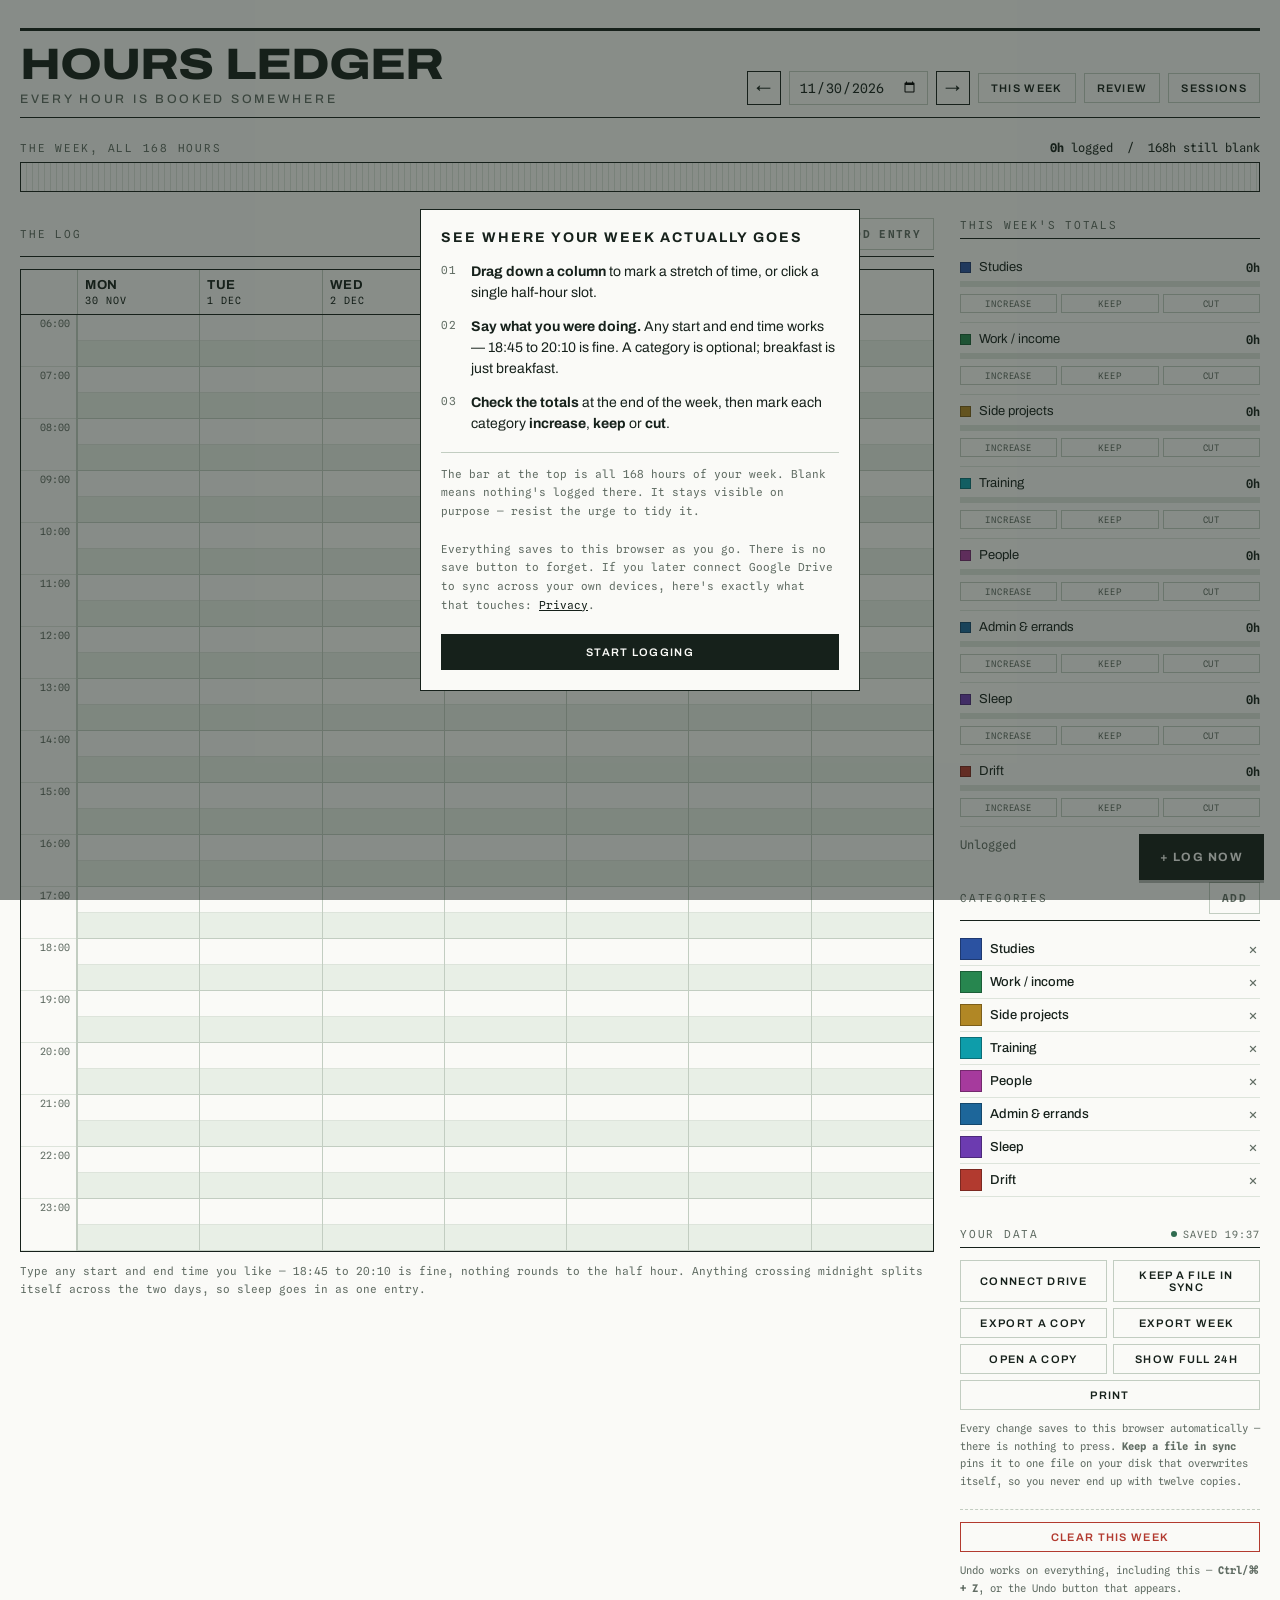
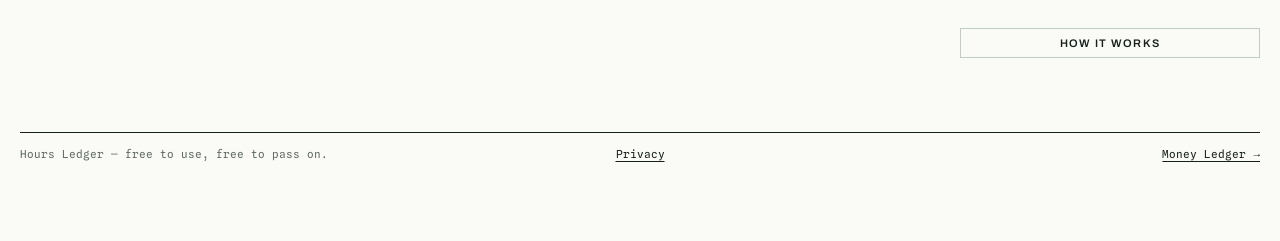
<file: index.html>
<!DOCTYPE html>
<html lang="en">
<head>
<meta charset="utf-8">
<meta name="viewport" content="width=device-width, initial-scale=1">
<title>Hours Ledger — see where your week actually goes</title>
<meta name="description" content="A free weekly time tracker. Log your real week in half-hour blocks, see the totals per category, and decide what to increase, keep or cut. Nothing leaves your browser.">
<meta property="og:title" content="Hours Ledger — see where your week actually goes">
<meta property="og:description" content="Log your real week, see the totals, decide what to cut. Free, private, no account.">
<meta property="og:type" content="website">
<meta property="og:image" content="https://groundwork-tools.github.io/Hours-Ledger/og-image.png">
<meta property="og:image:width" content="1200">
<meta property="og:image:height" content="630">
<meta name="twitter:card" content="summary_large_image">
<meta name="twitter:image" content="https://groundwork-tools.github.io/Hours-Ledger/og-image.png">
<meta name="theme-color" content="#FAFAF7">
<meta name="apple-mobile-web-app-capable" content="yes">
<meta name="apple-mobile-web-app-status-bar-style" content="default">
<meta name="apple-mobile-web-app-title" content="Hours">
<meta name="mobile-web-app-capable" content="yes">
<link rel="apple-touch-icon" href="[data-uri]">
<link rel="icon" href="data:image/svg+xml,%3Csvg xmlns='http://www.w3.org/2000/svg' viewBox='0 0 32 32'%3E%3Crect width='32' height='32' fill='%23FAFAF7'/%3E%3Crect x='4' y='5' width='24' height='4' fill='%2316211B'/%3E%3Crect x='4' y='13' width='16' height='4' fill='%232F6B4F'/%3E%3Crect x='4' y='21' width='9' height='4' fill='%23B23A2F'/%3E%3C/svg%3E">
<link rel="preconnect" href="https://fonts.googleapis.com">
<link rel="preconnect" href="https://fonts.gstatic.com" crossorigin>
<link href="https://fonts.googleapis.com/css2?family=Archivo:wdth,wght@75..125,400..800&family=Spline+Sans+Mono:wght@300..600&display=swap" rel="stylesheet">
<link rel="stylesheet" href="styles.css?v=savebtn2">
</head>
<body>
<div class="wrap">

  <button type="button" class="unsynced" id="unsyncedBar" hidden></button>

  <header class="masthead">
    <h1 class="wordmark">Hours Ledger<span>Every hour is booked somewhere</span></h1>
    <div class="weeknav" id="weeknav">
      <button class="stepper" id="prev" aria-label="Previous week">&larr;</button>
      <input type="date" id="anchor" aria-label="Jump to week">
      <button class="stepper" id="next" aria-label="Next week">&rarr;</button>
      <div class="navbtns">
        <button class="ghost" id="thisweek">This week</button>
        <button class="ghost" id="closeoutBtn">Close out last week</button>
        <button class="ghost" id="reviewToggle">Review</button>
        <button class="ghost" id="sessionsBtn" title="Save logged time as a reusable session, or log one">Sessions</button>
      </div>
    </div>
  </header>

  <div class="sess-banner" id="sessBanner" hidden></div>

  <div class="closeout-banner" id="closeoutBanner" hidden>
    <span>Last week's ready to close out.</span>
    <button class="ghost" id="closeoutBannerBtn">Close out last week</button>
  </div>

  <div class="gauge" id="gauge">
    <div class="gauge-head">
      <div class="gauge-title">The week, all 168 hours</div>
      <div class="gauge-count" id="gaugeCount"></div>
    </div>
    <div class="bar" id="bar"></div>
    <div class="bar-tip" id="barTip" hidden></div>
  </div>

  <section class="review" id="reviewSection" hidden>
    <div class="panel-label">
      <span>Weekly review</span>
      <span style="display:flex;gap:8px;align-items:center">
        <button class="stepper" id="reviewPrev" aria-label="Earlier weeks">&larr;</button>
        <span class="reviewrange" id="reviewRange"></span>
        <button class="stepper" id="reviewNext" aria-label="Later weeks">&rarr;</button>
        <button class="ghost" id="reviewClose">Back to log</button>
      </span>
    </div>
    <div class="reviewscroll">
      <table class="reviewtable" id="reviewTable"></table>
    </div>
    <p class="emptyhint">Category totals for each week, so trends show instead of one week in isolation. Verdicts are set from the log view and just carried over here. A past week's dates are clickable to close it out.</p>
  </section>

  <div class="cols" id="cols">
    <main>
      <div class="panel-label">
        <span>The log</span>
        <span class="dayswitch" id="dayswitch">
          <button id="dayPrev" aria-label="Previous day">&lsaquo;</button>
          <b id="dayLabel"></b>
          <button id="dayNext" aria-label="Next day">&rsaquo;</button>
        </span>
        <span style="display:flex;gap:6px">
          <button class="ghost" id="viewToggle">Day view</button>
          <button class="ghost" id="addBtn">Add entry</button>
        </span>
      </div>
      <div class="gridscroll">
        <div class="grid">
          <div class="dayhead" id="dayhead"></div>
          <div class="body" id="gridbody"></div>
        </div>
      </div>
      <p class="emptyhint">Type any start and end time you like &mdash; 18:45 to 20:10 is fine, nothing rounds to the half hour. Anything crossing midnight splits itself across the two days, so sleep goes in as one entry.</p>
    </main>

    <aside class="rail">
      <div class="warn" id="warn"></div>

      <section>
        <div class="panel-label"><span>This week's totals</span></div>
        <div id="totals"></div>
        <div class="unlogged"><span>Unlogged</span><span id="unlogged"></span></div>
      </section>

      <section>
        <div class="panel-label"><span>Categories</span><button class="ghost" id="addCat">Add</button></div>
        <div id="cats"></div>
      </section>

      <section>
        <div class="panel-label"><span>Your data</span><span class="status" id="status"><i></i><span id="statusText">Saved</span></span></div>
        <div class="tools">
          <button class="ghost" id="connectDrive">Connect Drive</button>
          <button class="ghost" id="linkFile">Keep a file in sync</button>
          <button class="ghost" id="save">Export a copy</button>
          <button class="ghost" id="exportWeek" title="Download the week on screen as a data file">Export week</button>
          <button class="ghost" id="load">Open a copy</button>
          <button class="ghost" id="range">Show full 24h</button>
          <button class="ghost" id="print">Print</button>
        </div>
        <p class="hint" id="dataHint"></p>
        <div class="dangerzone">
          <button class="danger" id="clear">Clear this week</button>
          <p class="hint">Undo works on everything, including this &mdash; <b>Ctrl/&#8984; + Z</b>, or the Undo button that appears.</p>
        </div>
      </section>

      <section>
        <button class="ghost" style="width:100%" id="howto">How it works</button>
      </section>
    </aside>
  </div>

  <footer class="colophon trio">
    <span>Hours Ledger &mdash; free to use, free to pass on.</span>
    <a class="mid" href="privacy.html">Privacy</a>
    <a class="moneylink" href="https://groundwork-tools.github.io/Money-Ledger/" target="_blank" rel="noopener">Money Ledger &rarr;</a>
  </footer>
</div>

<div class="scrim" id="intro">
  <div class="sheet" role="dialog" aria-modal="true" aria-labelledby="introTitle">
    <h2 id="introTitle">See where your week actually goes</h2>
    <ol class="intro-steps">
      <li><b>Drag down a column</b> to mark a stretch of time, or click a single half-hour slot.</li>
      <li><b>Say what you were doing.</b> Any start and end time works &mdash; 18:45 to 20:10 is fine. A category is optional; breakfast is just breakfast.</li>
      <li><b>Check the totals</b> at the end of the week, then mark each category <b>increase</b>, <b>keep</b> or <b>cut</b>.</li>
    </ol>
    <p class="intro-note">The bar at the top is all 168 hours of your week. Blank means nothing's logged there. It stays visible on purpose &mdash; resist the urge to tidy it.<br><br>Everything saves to this browser as you go. There is no save button to forget. If you later connect Google Drive to sync across your own devices, here's exactly what that touches: <a href="privacy.html" style="color:var(--ink)">Privacy</a>.</p>
    <div class="sheet-actions">
      <button class="solid" id="introGo">Start logging</button>
    </div>
  </div>
</div>

<div class="scrim" id="scrim">
  <div class="sheet" role="dialog" aria-modal="true" aria-labelledby="sheetTitle">
    <h2 id="sheetTitle">What were you doing?</h2>
    <div class="field">
      <label for="fLabel">Activity</label>
      <input type="text" id="fLabel" placeholder="Breakfast, lecture, Muay Thai…" autocomplete="off">
      <div class="labelpresets" id="fPresets" hidden></div>
    </div>
    <div class="field">
      <label>Category <span style="text-transform:none;letter-spacing:0">(optional)</span></label>
      <div class="chips" id="fChips"></div>
    </div>
    <div class="field">
      <label for="fDay">Date</label>
      <input type="date" id="fDay">
    </div>
    <div class="two">
      <div class="field"><label for="fStart">From</label><input type="time" id="fStart" step="300"></div>
      <div class="field"><label for="fEnd">To</label><input type="time" id="fEnd" step="300"></div>
    </div>
    <div class="field">
      <label class="breaktoggle"><input type="checkbox" id="fBreakToggle"> Add a break</label>
      <div id="breakFields" hidden>
        <div id="breakRows"></div>
        <button type="button" class="addbreak" id="addBreakRow">+ Add another break</button>
      </div>
    </div>
    <div class="field" id="repeatField">
      <label>Also put it on</label>
      <div class="repeat" id="fRepeat"></div>
    </div>
    <div class="sheet-actions">
      <button class="solid" id="fSave">Save entry</button>
      <button class="ghost" id="fCancel">Cancel</button>
      <button class="linkbtn" id="fDelete" hidden>Delete</button>
    </div>
  </div>
</div>

<div class="scrim" id="closeoutScrim">
  <div class="sheet" role="dialog" aria-modal="true" aria-labelledby="closeoutTitle">
    <h2 id="closeoutTitle">Close out <span id="closeoutRange"></span></h2>
    <div id="closeoutTotals"></div>
    <div class="field">
      <label>Unlogged time</label>
      <div class="closeout-gaps" id="closeoutGaps"></div>
    </div>
    <div class="field" id="closeoutHighlightsField" hidden>
      <label>Highlights</label>
      <div class="closeout-gaps" id="closeoutHighlights"></div>
    </div>
    <div class="field">
      <label for="closeoutNote">Anything stand out? <span style="text-transform:none;letter-spacing:0">(optional)</span></label>
      <input type="text" id="closeoutNote" placeholder="One line is plenty" autocomplete="off">
    </div>
    <div class="sheet-actions">
      <button class="solid" id="closeoutSave">Close out this week</button>
      <button class="ghost" id="closeoutCancel">Cancel</button>
    </div>
  </div>
</div>

<div class="scrim" id="dayScrim">
  <div class="sheet" role="dialog" aria-modal="true" aria-labelledby="dayTitle">
    <h2 id="dayTitle"></h2>
    <div id="dayTotals"></div>
    <div id="dayUnlogged"></div>
    <div class="field">
      <label for="dayNote">Highlight of the day <span style="text-transform:none;letter-spacing:0">(optional)</span></label>
      <input type="text" id="dayNote" maxlength="140" placeholder="One line is plenty. Empty clears it." autocomplete="off">
    </div>
    <div class="sheet-actions">
      <button class="solid" id="daySave">Save</button>
      <button class="ghost" id="dayCancel">Cancel</button>
    </div>
  </div>
</div>

<div class="scrim" id="sessScrim">
  <div class="sheet" role="dialog" aria-modal="true" aria-labelledby="sessTitle">
    <h2 id="sessTitle">Sessions</h2>
    <section class="sess-sec" id="sessMine" aria-labelledby="sessMineHead"><h3 class="sess-sec-h" id="sessMineHead">Your sessions</h3><div id="sessList"></div></section>
    <div id="sessSched" hidden>
      <h3 id="sessSchedTitle"></h3>
      <div class="field">
        <label>Days</label>
        <div class="daychks"><label class="daychk"><input type="checkbox" id="sessSchedDay0"> Mon</label><label class="daychk"><input type="checkbox" id="sessSchedDay1"> Tue</label><label class="daychk"><input type="checkbox" id="sessSchedDay2"> Wed</label><label class="daychk"><input type="checkbox" id="sessSchedDay3"> Thu</label><label class="daychk"><input type="checkbox" id="sessSchedDay4"> Fri</label><label class="daychk"><input type="checkbox" id="sessSchedDay5"> Sat</label><label class="daychk"><input type="checkbox" id="sessSchedDay6"> Sun</label></div>
      </div>
      <div class="field">
        <label for="sessSchedTime">Start time</label>
        <input type="time" id="sessSchedTime">
      </div>
      <p class="hint">Once the session&rsquo;s time has passed, if nothing is logged in that window you&rsquo;ll be asked &ldquo;Did this happen?&rdquo;. Never automatic.</p>
      <div class="sheet-actions">
        <button class="solid" id="sessSchedGo">Save schedule</button>
        <button class="ghost" id="sessSchedRemove">Remove schedule</button>
        <button class="ghost" id="sessSchedCancel">Cancel</button>
      </div>
    </div>
    <section class="sess-sec" id="sessSuggest" aria-labelledby="sessPatHead"></section>
    <details id="sessSaveBox">
      <summary>Save logged time as a session</summary>
    <div class="field">
      <label for="sessSaveDate">Day</label>
      <input type="date" id="sessSaveDate">
    </div>
    <div class="field">
      <label for="sessSaveFrom">From</label>
      <input type="time" id="sessSaveFrom">
    </div>
    <div class="field">
      <label for="sessSaveTo">To</label>
      <input type="time" id="sessSaveTo">
    </div>
    <div class="field">
      <label for="sessSaveName">Name</label>
      <input type="text" id="sessSaveName" maxlength="60" autocomplete="off" placeholder="e.g. Muay Thai morning">
    </div>
    <div class="sheet-actions">
      <button class="solid" id="sessSaveGo">Save session</button>
    </div>
    </details>
    <div class="sheet-actions">
      <button class="ghost" id="sessClose">Close</button>
    </div>
  </div>
</div>

<div class="day-tip" id="dayTip" role="tooltip" hidden></div>

<button class="fab" id="fab">&#43; Log now</button>

<div class="toast" id="toast" role="status" aria-live="polite">
  <span id="toastText"></span>
  <button id="toastUndo">Undo</button>
</div>

<input type="file" id="fileInput" accept="application/json" hidden>

<script>
  /* cache-bust app.js on every load - see CLAUDE.md's backlog item 11 for
     why a plain <script src="app.js"> isn't safe on a no-build-step site.
     HL_ASSET_VERSION is the release version: bump it HERE and in the styles.css
     link in <head> (selftest.html's AV tests fail if the two differ). The &t= part
     is the per-load bust and stays. */
  var HL_ASSET_VERSION="savebtn2";
  var s=document.createElement("script");
  s.src="app.js?v="+HL_ASSET_VERSION+"&t="+Date.now();
  document.body.appendChild(s);
</script>
</body>
</html>
</file>
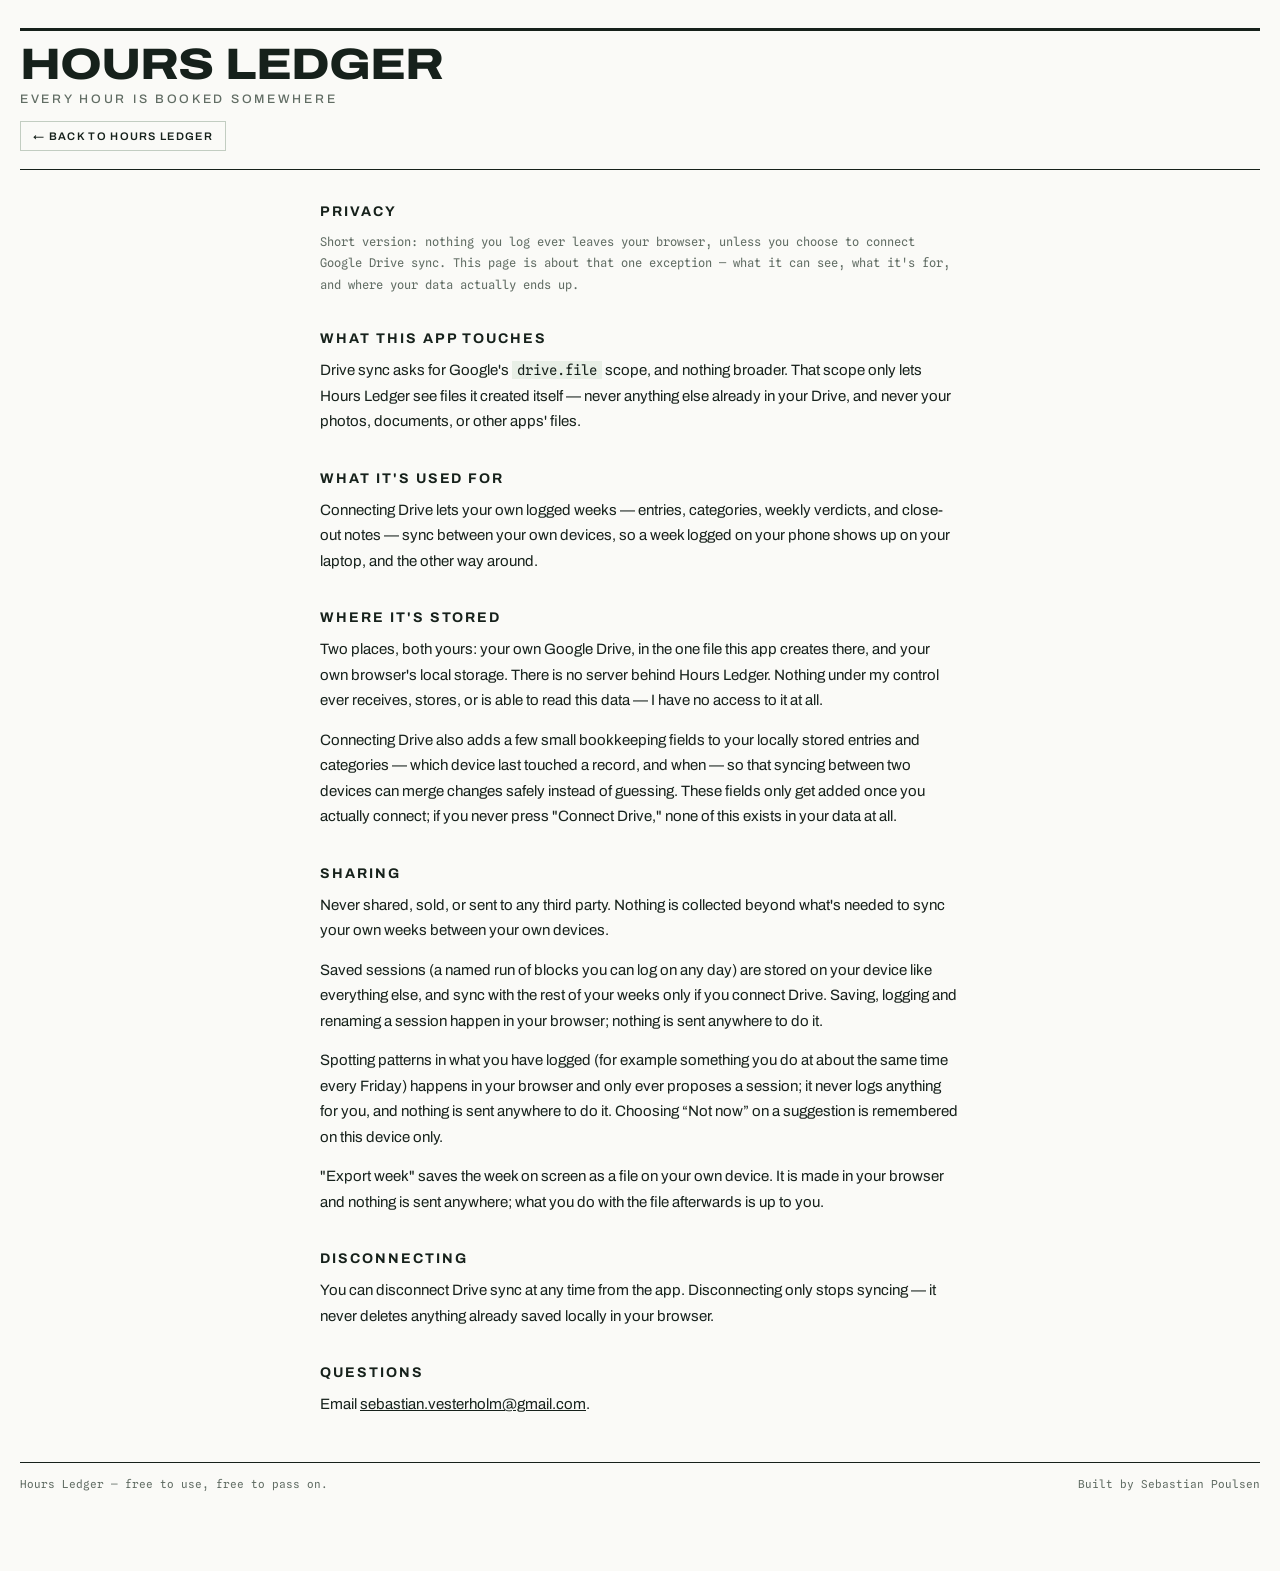
<file: privacy.html>
<!DOCTYPE html>
<html lang="en">
<head>
<meta charset="utf-8">
<meta name="viewport" content="width=device-width, initial-scale=1">
<title>Privacy — Hours Ledger</title>
<meta name="description" content="What Hours Ledger's optional Google Drive sync can see, what it's for, and where your data actually lives.">
<meta name="theme-color" content="#FAFAF7">
<link rel="icon" href="data:image/svg+xml,%3Csvg xmlns='http://www.w3.org/2000/svg' viewBox='0 0 32 32'%3E%3Crect width='32' height='32' fill='%23FAFAF7'/%3E%3Crect x='4' y='5' width='24' height='4' fill='%2316211B'/%3E%3Crect x='4' y='13' width='16' height='4' fill='%232F6B4F'/%3E%3Crect x='4' y='21' width='9' height='4' fill='%23B23A2F'/%3E%3C/svg%3E">
<link rel="preconnect" href="https://fonts.googleapis.com">
<link rel="preconnect" href="https://fonts.gstatic.com" crossorigin>
<link href="https://fonts.googleapis.com/css2?family=Archivo:wdth,wght@75..125,400..800&family=Spline+Sans+Mono:wght@300..600&display=swap" rel="stylesheet">
<link rel="stylesheet" href="styles.css">
<style>
  .privacywrap{max-width:640px;margin:0 auto}
  .privacywrap h2{font-size:14px;letter-spacing:.14em;text-transform:uppercase;margin:36px 0 12px;font-weight:700}
  .privacywrap h2:first-of-type{margin-top:34px}
  .privacywrap p{font-size:15px;line-height:1.7;margin:0 0 14px}
  .privacywrap a{color:var(--ink)}
  .privacywrap .lede{font-family:var(--mono);font-size:12px;line-height:1.8;color:var(--muted)}
  .privacywrap code{font-family:var(--mono);font-size:.92em;background:var(--stripe);padding:1px 5px}
  .privacy-backrow{border-bottom:1px solid var(--ink);padding:4px 0 18px}
  .privacy-backrow a{display:inline-block;color:var(--ink);text-decoration:none}
</style>
</head>
<body>
<div class="wrap">

  <header class="masthead" style="border-bottom:0">
    <h1 class="wordmark"><a href="index.html" style="color:inherit;text-decoration:none">Hours Ledger<span>Every hour is booked somewhere</span></a></h1>
  </header>

  <div class="privacy-backrow">
    <a class="ghost" href="index.html">&larr; Back to Hours Ledger</a>
  </div>

  <div class="privacywrap">
    <h2>Privacy</h2>
    <p class="lede">Short version: nothing you log ever leaves your browser, unless you choose to connect Google Drive sync. This page is about that one exception — what it can see, what it's for, and where your data actually ends up.</p>

    <h2>What this app touches</h2>
    <p>Drive sync asks for Google's <code>drive.file</code> scope, and nothing broader. That scope only lets Hours Ledger see files it created itself — never anything else already in your Drive, and never your photos, documents, or other apps' files.</p>

    <h2>What it's used for</h2>
    <p>Connecting Drive lets your own logged weeks — entries, categories, weekly verdicts, and close-out notes — sync between your own devices, so a week logged on your phone shows up on your laptop, and the other way around.</p>

    <h2>Where it's stored</h2>
    <p>Two places, both yours: your own Google Drive, in the one file this app creates there, and your own browser's local storage. There is no server behind Hours Ledger. Nothing under my control ever receives, stores, or is able to read this data — I have no access to it at all.</p>
    <p>Connecting Drive also adds a few small bookkeeping fields to your locally stored entries and categories — which device last touched a record, and when — so that syncing between two devices can merge changes safely instead of guessing. These fields only get added once you actually connect; if you never press "Connect Drive," none of this exists in your data at all.</p>

    <h2>Sharing</h2>
    <p>Never shared, sold, or sent to any third party. Nothing is collected beyond what's needed to sync your own weeks between your own devices.</p>

    <p>Saved sessions (a named run of blocks you can log on any day) are stored on your device like everything else, and sync with the rest of your weeks only if you connect Drive. Saving, logging and renaming a session happen in your browser; nothing is sent anywhere to do it.</p>
    <p>Spotting patterns in what you have logged (for example something you do at about the same time every Friday) happens in your browser and only ever proposes a session; it never logs anything for you, and nothing is sent anywhere to do it. Choosing &ldquo;Not now&rdquo; on a suggestion is remembered on this device only.</p>

    <p>"Export week" saves the week on screen as a file on your own device. It is made in your browser and nothing is sent anywhere; what you do with the file afterwards is up to you.</p>

    <h2>Disconnecting</h2>
    <p>You can disconnect Drive sync at any time from the app. Disconnecting only stops syncing — it never deletes anything already saved locally in your browser.</p>

    <h2>Questions</h2>
    <p>Email <a href="mailto:sebastian.vesterholm@gmail.com">sebastian.vesterholm@gmail.com</a>.</p>
  </div>

  <footer class="colophon">
    <span>Hours Ledger &mdash; free to use, free to pass on.</span>
    <span class="right">Built by Sebastian Poulsen</span>
  </footer>
</div>
</body>
</html>
</file>
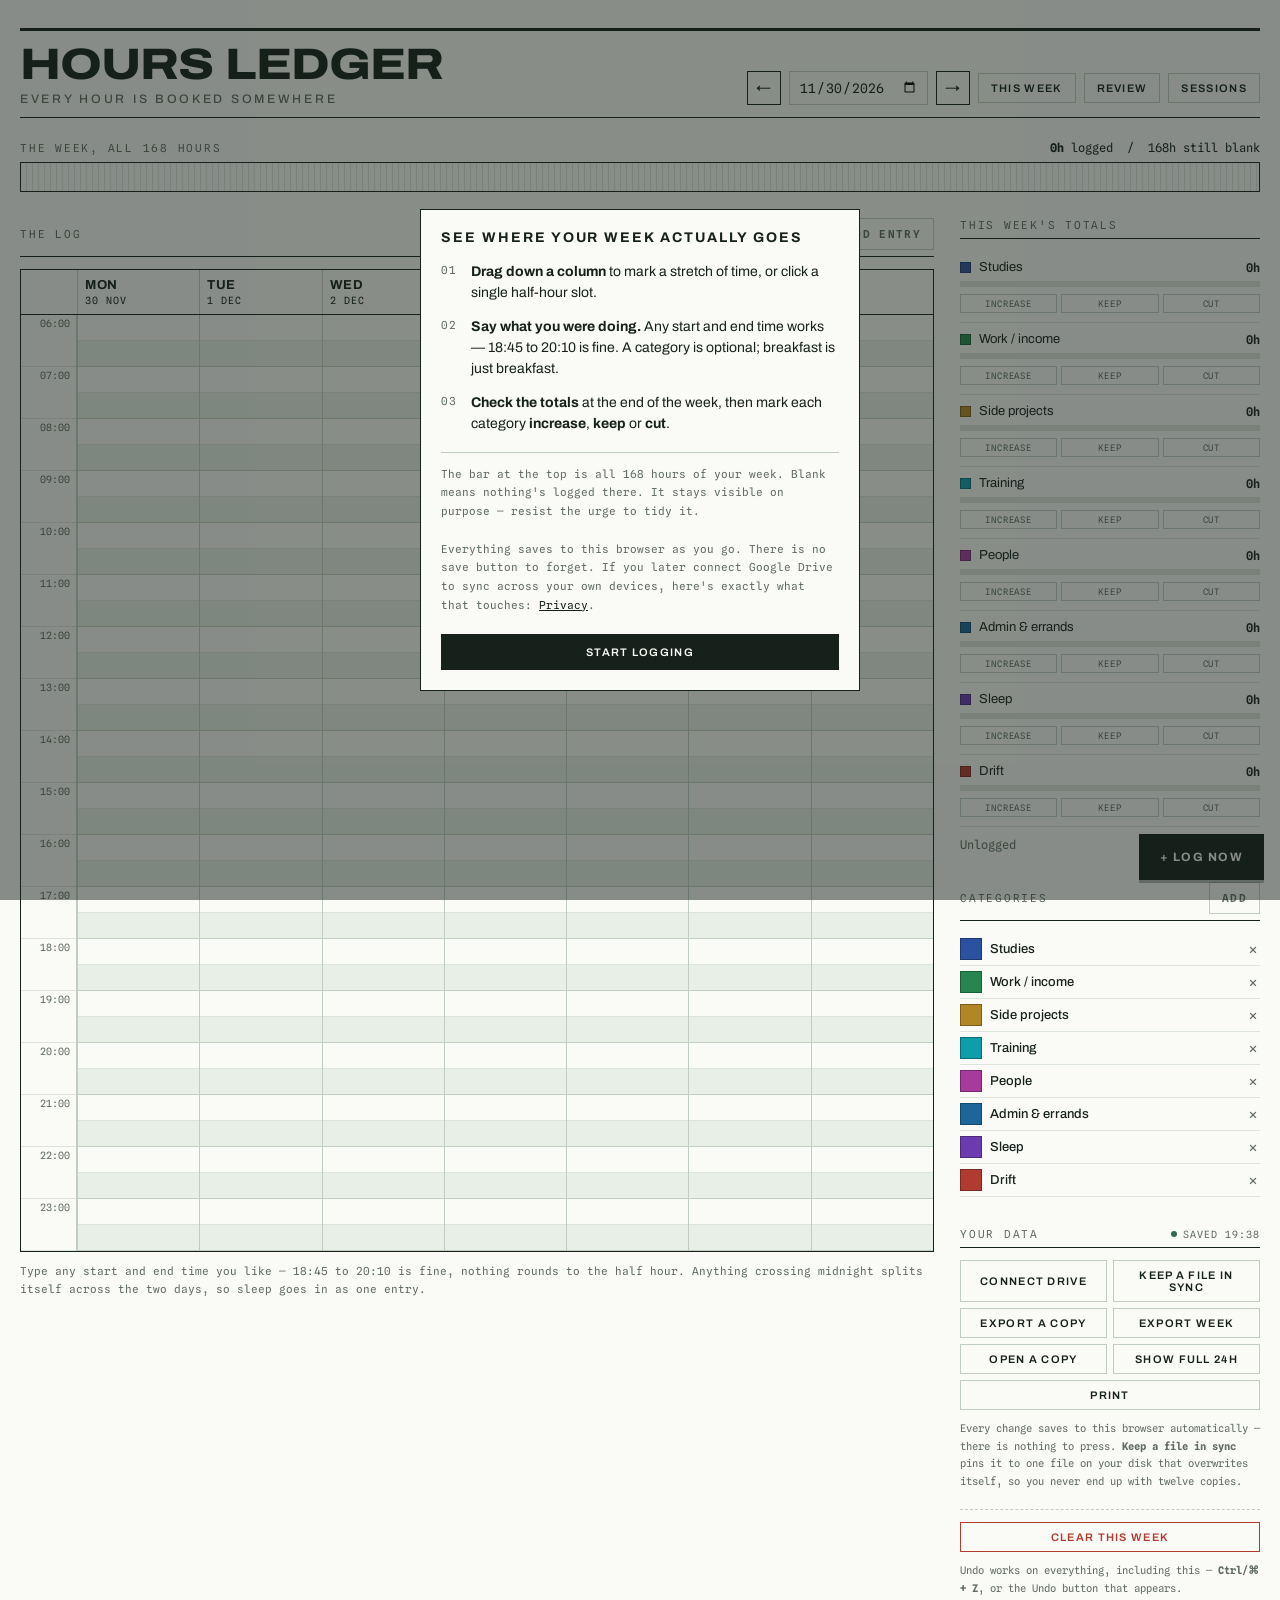
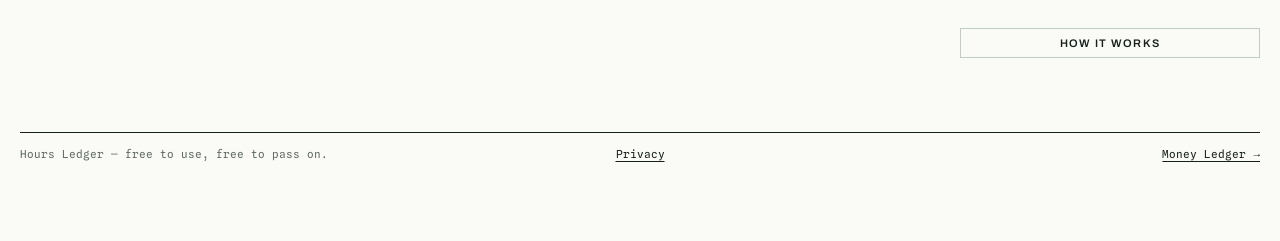
<file: selftest-quota-frame.html>
<!DOCTYPE html>
<html lang="en"><head><meta charset="utf-8"><title>quota frame</title></head>
<body>
<!-- Test support for selftest.html's runQuotaFullTests(); never linked from the app.
     Open as selftest-quota-frame.html?hltest=1. Installs a localStorage whose setItem
     throws QuotaExceededError once the origin would exceed a budget, BEFORE the real
     index.html is written over this document (document.open keeps this URL, so
     location.search still carries hltest=1 and the Storage override survives, same
     window). The budget lives in window.__quota = {on, limit}: counted in characters
     (key + value), like a browser; a write that does not grow the total is allowed.
     The fake Drive's key is exempt - it stands in for a remote, not this device. -->
<script>
(function(){
  var seed=window.parent&&window.parent.__quotaSeed;
  window.__quota={on:!!(seed&&seed.on),limit:seed?seed.limit:0};
  var real=Storage.prototype.setItem;
  function used(){
    var n=0;
    for(var i=0;i<localStorage.length;i++){
      var k=localStorage.key(i);
      if(k.indexOf("fakedrive")>-1) continue;
      n+=k.length+localStorage.getItem(k).length;
    }
    return n;
  }
  window.__quotaUsed=used;
  Storage.prototype.setItem=function(k,v){
    if(window.__quota.on&&this===window.localStorage&&String(k).indexOf("fakedrive")<0){
      var old=this.getItem(k);
      var after=used()-(old===null?0:String(k).length+old.length)+String(k).length+String(v).length;
      if(after>window.__quota.limit) throw new DOMException("The quota has been exceeded.","QuotaExceededError");
    }
    return real.apply(this,arguments);
  };
  fetch("index.html?v="+Date.now()).then(function(r){ return r.text(); }).then(function(html){
    document.open(); document.write(html); document.close();
  });
})();
</script>
</body></html>
</file>
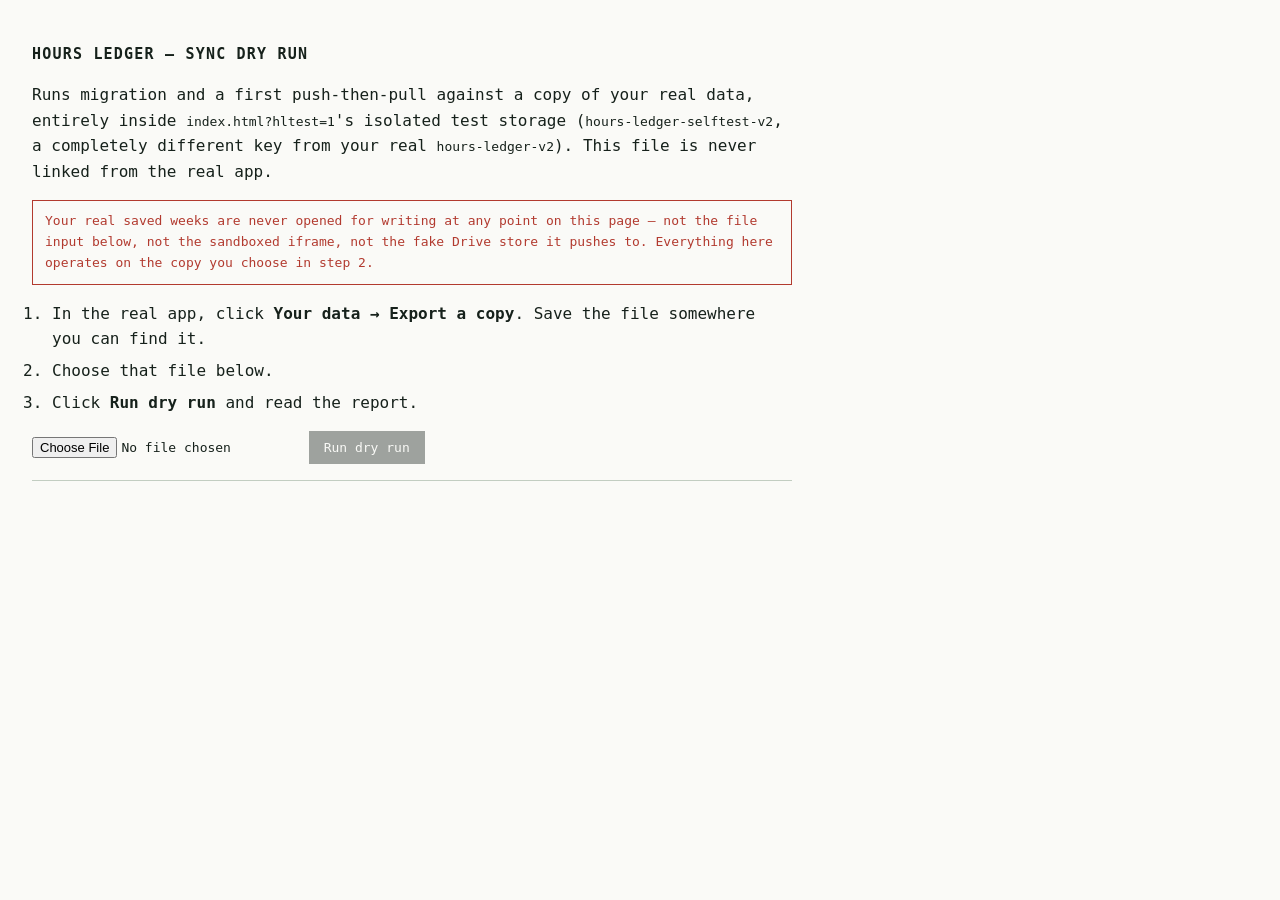
<file: sync-dryrun.html>
<!DOCTYPE html>
<html lang="en">
<head>
<meta charset="utf-8">
<title>Hours Ledger — sync dry run</title>
<style>
  body{font-family:ui-monospace,"SF Mono",Menlo,monospace;background:#FAFAF7;color:#16211B;padding:24px;line-height:1.6;max-width:760px}
  h1{font-size:15px;text-transform:uppercase;letter-spacing:.08em}
  .warn{border:1px solid #B23A2F;color:#B23A2F;padding:10px 12px;margin:14px 0;font-size:13px;line-height:1.6}
  ol{padding-left:20px}
  li{margin-bottom:6px}
  button{font-family:inherit;font-size:13px;padding:8px 14px;border:1px solid #16211B;background:#16211B;color:#FAFAF7;cursor:pointer}
  button:disabled{opacity:.4;cursor:default}
  input[type=file]{font-family:inherit;font-size:13px}
  #report{margin-top:16px;padding-top:12px;border-top:1px solid #C2CDC1;white-space:pre-wrap;font-size:13px}
  .pass{color:#2F6B4F;font-weight:700}
  .fail{color:#B23A2F;font-weight:700}
  iframe{display:none}
</style>
</head>
<body>
<h1>Hours Ledger — sync dry run</h1>
<p>Runs migration and a first push-then-pull against a copy of your real data,
entirely inside <code>index.html?hltest=1</code>'s isolated test storage
(<code>hours-ledger-selftest-v2</code>, a completely different key from your
real <code>hours-ledger-v2</code>). This file is never linked from the real
app.</p>
<div class="warn">Your real saved weeks are never opened for writing at any
point on this page — not the file input below, not the sandboxed iframe, not
the fake Drive store it pushes to. Everything here operates on the copy you
choose in step 2.</div>
<ol>
  <li>In the real app, click <b>Your data → Export a copy</b>. Save the file
      somewhere you can find it.</li>
  <li>Choose that file below.</li>
  <li>Click <b>Run dry run</b> and read the report.</li>
</ol>
<p>
  <input type="file" id="fileInput" accept="application/json">
  <button id="run" disabled>Run dry run</button>
</p>
<div id="report"></div>

<iframe id="sandbox" src="index.html?hltest=1"></iframe>

<script>
(function(){
"use strict";
var loaded=null, H=null;
var reportEl=document.getElementById("report");
var runBtn=document.getElementById("run");

function report(html){ reportEl.innerHTML=html; }

document.getElementById("fileInput").addEventListener("change",function(){
  var f=this.files[0]; if(!f) return;
  var r=new FileReader();
  r.onload=function(){
    try{
      var d=JSON.parse(r.result);
      if(!d.categories||!d.entries) throw new Error("missing categories/entries");
      loaded=d;
      runBtn.disabled=!H;
      report("Loaded "+d.categories.length+" categories, "+countEntries(d.entries)+
        " entries across "+Object.keys(d.entries).length+" days. Ready to run.");
    }catch(e){ report('<span class="fail">That does not look like an Hours Ledger export: '+e.message+'</span>'); }
  };
  r.readAsText(f);
});

document.getElementById("sandbox").addEventListener("load",function(){
  H=this.contentWindow.__HL_TEST__;
  if(!H){ report('<span class="fail">index.html?hltest=1 did not expose __HL_TEST__.</span>'); return; }
  runBtn.disabled=!loaded;
});

runBtn.addEventListener("click",function(){ runDryRun(H,loaded); });

function countEntries(entriesObj){
  var n=0; Object.keys(entriesObj).forEach(function(d){ n+=entriesObj[d].length; });
  return n;
}
function freshLocal(){
  return {version:2,settings:{startHour:6,endHour:24},categories:[],entries:{},weeklyVerdicts:{},weekCloseouts:{}};
}

function runDryRun(H,original){
  var lines=[];
  var phoneState=JSON.parse(JSON.stringify(original)); // never mutate the loaded file itself
  if(!phoneState.settings) phoneState.settings={startHour:6,endHour:24};
  if(!phoneState.weeklyVerdicts) phoneState.weeklyVerdicts={};
  if(!phoneState.weekCloseouts) phoneState.weekCloseouts={};

  var origEntryCount=countEntries(original.entries), origCatCount=original.categories.length;
  lines.push("Loaded: "+origCatCount+" categories, "+origEntryCount+" entries.");

  H.fakeDriveReset();
  H.setDeviceId("dryrun-phone");
  var push=H.syncEngine(phoneState,null,"dryrun-phone");
  H.fakeDriveWrite({categories:push.toPush.categories,entries:push.toPush.entries});
  lines.push("Phone migrated + pushed: "+
    push.toPush.categories.filter(function(c){return !c.deleted;}).length+" live categories, "+
    push.toPush.entries.filter(function(e){return !e.deleted;}).length+" live entries.");

  H.setDeviceId("dryrun-laptop");
  var remote=H.fakeDriveRead();
  var pull=H.syncEngine(freshLocal(),remote,"dryrun-laptop");
  var laptopFinal=pull.newLocalState;
  var laptopEntryCount=countEntries(laptopFinal.entries), laptopCatCount=laptopFinal.categories.length;
  lines.push("Laptop pulled: "+laptopCatCount+" categories, "+laptopEntryCount+" entries.");
  lines.push("");

  var diffs=[];
  if(laptopCatCount!==origCatCount) diffs.push("Category count differs: "+origCatCount+" → "+laptopCatCount);
  if(laptopEntryCount!==origEntryCount) diffs.push("Entry count differs: "+origEntryCount+" → "+laptopEntryCount);

  var origById={};
  Object.keys(original.entries).forEach(function(d){
    original.entries[d].forEach(function(e){ origById[e.id]=Object.assign({date:d},e); });
  });
  var laptopById={};
  Object.keys(laptopFinal.entries).forEach(function(d){
    laptopFinal.entries[d].forEach(function(e){ laptopById[e.id]=Object.assign({date:d},e); });
  });
  Object.keys(origById).forEach(function(id){
    var o=origById[id],l=laptopById[id];
    if(!l){ diffs.push("Entry "+id+' ("'+o.label+'") missing after pull'); return; }
    ["date","label","cat","start","end"].forEach(function(f){
      if(o[f]!==l[f]) diffs.push("Entry "+id+" field "+f+" differs: "+JSON.stringify(o[f])+" → "+JSON.stringify(l[f]));
    });
  });

  var origCatById={}; original.categories.forEach(function(c){ origCatById[c.id]=c; });
  var laptopCatById={}; laptopFinal.categories.forEach(function(c){ laptopCatById[c.id]=c; });
  Object.keys(origCatById).forEach(function(id){
    var o=origCatById[id],l=laptopCatById[id];
    if(!l){ diffs.push("Category "+id+' ("'+o.name+'") missing after pull'); return; }
    ["name","color"].forEach(function(f){
      if(o[f]!==l[f]) diffs.push("Category "+id+" field "+f+" differs: "+JSON.stringify(o[f])+" → "+JSON.stringify(l[f]));
    });
  });

  if(diffs.length===0){
    lines.push('<span class="pass">RESULT: PASS</span> — every entry and category survived migration, push, and pull with identical content.');
  }else{
    lines.push('<span class="fail">RESULT: FAIL</span> — '+diffs.length+" difference(s):");
    diffs.forEach(function(d){ lines.push("  - "+d); });
  }
  report(lines.join("\n"));
}
})();
</script>
</body>
</html>
</file>
<file: styles.css>
:root{
  --paper:#FAFAF7;
  --stripe:#E8EFE6;
  --ink:#16211B;
  --rule:#C2CDC1;
  --rule-soft:#DDE4DB;
  --muted:#616D64; /* darkened from #6C7A70 - that was 4.31:1 on paper, just under
    WCAG AA's 4.5:1 for normal text; this clears it at 5.18:1 */
  --flag:#B23A2F;
  --none:#9AA5A0;
  --row:26px; /* height of one half-hour slot — .gutter .hr and .day .slot
    both derive from this, and app.js reads it too for entry block sizing,
    so it's the one place to change, not any of those three */
  --display:"Archivo","Helvetica Neue",system-ui,sans-serif;
  --mono:"Spline Sans Mono",ui-monospace,"SF Mono",Menlo,monospace;
}
*{box-sizing:border-box}
/* Real-phone bug (reported 2026-09-03): "Undo works on everything…" and the
   Clear this week / How it works buttons rendered visibly larger than every
   sibling using the exact same .hint/.danger/.ghost classes (compare against
   dataHint's "Every change saves…", same class, normal size right above it).
   No font-size rule anywhere targets these differently — this is iOS
   Safari's own automatic text-size inflation ("text autosizing"), a
   heuristic that boosts font-size on some text blocks and not others based
   on their position/line-count, independent of the CSS actually written.
   text-size-adjust:100% is the standard, well-known way to turn that
   heuristic off outright so every element renders at exactly the size this
   stylesheet says — a no-op on desktop/laptop, where this property does
   nothing. */
html{-webkit-text-size-adjust:100%;text-size-adjust:100%}
/* an author rule setting display on a hidden element (e.g. .two{display:grid})
   otherwise beats the browser's own [hidden]->display:none — always lose to it */
[hidden]{display:none!important}
html,body{margin:0;padding:0}
body{background:var(--paper);color:var(--ink);font-family:var(--display);-webkit-font-smoothing:antialiased}
button,input,select{font-family:inherit;color:inherit}
button{cursor:pointer}
:focus-visible{outline:2px solid var(--ink);outline-offset:2px}
.wrap{max-width:1360px;margin:0 auto;padding:28px 20px 80px}

.masthead{border-top:3px solid var(--ink);border-bottom:1px solid var(--ink);padding:14px 0 12px;display:flex;flex-wrap:wrap;align-items:flex-end;gap:16px 24px}
.wordmark{font-size:clamp(26px,4.4vw,44px);font-weight:800;font-variation-settings:"wdth" 118;letter-spacing:-.02em;line-height:.9;text-transform:uppercase;margin:0;cursor:pointer}
.wordmark span{display:block;font-size:.28em;font-weight:500;font-variation-settings:"wdth" 100;letter-spacing:.22em;color:var(--muted);margin-top:9px}
.weeknav{display:flex;align-items:center;gap:8px;margin-left:auto}
/* the four text buttons (This week, Close out last week, Review, Sessions): on a wide screen they are plain flex items of .weeknav,
   one row; at phone widths (the 820 px mobile breakpoint, below) they become a second row of three equal buttons */
.navbtns{display:contents}
.weeknav input[type=date]{font-family:var(--mono);font-size:13px;padding:7px 9px;background:transparent;border:1px solid var(--rule);border-radius:0}
.stepper{width:34px;height:34px;border:1px solid var(--ink);background:transparent;font-size:15px;line-height:1;display:grid;place-items:center}
.stepper:hover{background:var(--ink);color:var(--paper)}
.ghost{border:1px solid var(--rule);background:transparent;padding:8px 12px;font-size:11px;letter-spacing:.12em;text-transform:uppercase;font-weight:600}
.ghost:hover{border-color:var(--ink)}
.solid{border:1px solid var(--ink);background:var(--ink);color:var(--paper);padding:8px 14px;font-size:11px;letter-spacing:.12em;text-transform:uppercase;font-weight:600}

.closeout-banner{display:flex;flex-wrap:wrap;align-items:center;justify-content:space-between;gap:10px;margin-top:16px;padding:10px 14px;border:1px solid var(--ink);background:var(--ink);color:var(--paper);font-size:13px;font-weight:600}
.closeout-banner .ghost{border-color:var(--paper);color:var(--paper)}
.closeout-banner .ghost:hover{background:var(--paper);color:var(--ink);border-color:var(--paper)}

.gauge{margin:22px 0 6px;position:relative}
.gauge-head{display:flex;justify-content:space-between;align-items:baseline;margin-bottom:7px;gap:12px;flex-wrap:wrap}
.gauge-title{font-family:var(--mono);font-size:11px;letter-spacing:.16em;text-transform:uppercase;color:var(--muted)}
.gauge-count{font-family:var(--mono);font-size:12px}
.bar{display:flex;height:30px;width:100%;border:1px solid var(--ink);background:repeating-linear-gradient(90deg,transparent 0 5px,var(--rule-soft) 5px 6px)}
.bar .seg{height:100%;transition:width .35s ease}
.bar .seg.void{background:transparent}
/* positioned relative to .gauge (see app.js's barEl.offsetLeft math), not
   .bar - .bar's own innerHTML is fully replaced on every render, which
   would delete this element if it lived inside it */
.bar-tip{position:absolute;bottom:100%;margin-bottom:6px;transform:translateX(-50%);
  background:var(--ink);color:var(--paper);font-family:var(--mono);font-size:11px;
  padding:4px 8px;white-space:nowrap;pointer-events:none}
.bar-tip[hidden]{display:none}

.cols{display:grid;grid-template-columns:minmax(0,1fr) 300px;gap:26px;margin-top:26px;align-items:start}
@media(max-width:1000px){.cols{grid-template-columns:1fr}}
.panel-label{font-family:var(--mono);font-size:11px;letter-spacing:.16em;text-transform:uppercase;color:var(--muted);border-bottom:1px solid var(--ink);padding-bottom:6px;margin-bottom:12px;display:flex;justify-content:space-between;align-items:center;gap:10px}

.review{margin-top:26px}
.reviewrange{font-family:var(--mono);font-size:11px;color:var(--muted);min-width:150px;text-align:center}
.reviewscroll{overflow-x:auto}
.reviewtable{border-collapse:collapse;width:100%;min-width:560px;border:1px solid var(--ink)}
.reviewtable th,.reviewtable td{padding:8px 12px;border-bottom:1px solid var(--rule-soft);text-align:right;font-size:13px}
.reviewtable thead th{font-family:var(--mono);font-size:10px;letter-spacing:.08em;text-transform:uppercase;color:var(--muted);border-bottom:1px solid var(--ink);text-align:right}
.reviewtable th:first-child,.reviewtable td:first-child{text-align:left}
.reviewtable td{font-family:var(--mono)}
.reviewtable .cat-cell{display:flex;align-items:center;gap:7px;font-family:var(--display);font-size:13px}
.reviewtable tr.review-unlogged td,.reviewtable tr.review-multitask td{color:var(--muted)}
.reviewtable .cell-h{font-size:13px}
.reviewtable .cell-pct{font-size:9px;color:var(--muted);letter-spacing:.04em;margin-top:1px}
.reviewtable .verdict-tag{font-family:var(--mono);font-size:9px;letter-spacing:.08em;text-transform:uppercase;color:var(--muted)}
.reviewtable .verdict-tag.cut{color:var(--flag)}
.reviewtable th.review-closeable{cursor:pointer}
.reviewtable th.review-closeable:hover{color:var(--ink);text-decoration:underline}
.reviewtable .closeout-mark{color:var(--muted)}
.reviewtable tbody tr:last-child td{border-bottom:1px solid var(--ink)}

/* CSS forces overflow-y to compute as auto whenever overflow-x is a
   scrolling value and overflow-y is left as its default (visible) - you
   cannot have one axis scrollable and the other genuinely visible. So
   .gridscroll was an accidental VERTICAL scroll container this whole
   time, confirmed via computed style (not just the stylesheet): overflow-y
   read back as "auto" despite never being set. That's what actually
   caused item 10's original WebKit bug (an overflow:auto element being
   independently promoted to its own scrolling/compositing layer, capable
   of capturing a vertical swipe on its own, regardless of whether it has
   any real overflow content to scroll). overflow-y:hidden is the real
   fix: an explicit non-visible value doesn't get coerced, so this is no
   longer a scroll container on the y-axis at all - nothing for WebKit to
   promote a layer for. touch-action:pan-x, item 10's original fix, is
   removed here rather than kept alongside this - it doesn't just stop a
   scroll gesture from being captured LOCALLY, it disables the browser's
   default vertical-pan behavior outright for any touch sequence that
   starts inside this element, so it also blocks that touch from ever
   chaining a scroll up to the page - which is the exact regression this
   comment replaces the old one to fix. With the true cause (the
   accidental scroll container) fixed at the root, there should be
   nothing left for touch-action to guard against. */
.gridscroll{overflow-x:auto;overflow-y:hidden}
.grid{min-width:720px;border:1px solid var(--ink);background:var(--paper)}
.dayhead{display:grid;grid-template-columns:56px repeat(7,1fr);border-bottom:1px solid var(--ink)}
.dayhead div{padding:8px 7px;border-left:1px solid var(--rule);font-family:var(--mono);font-size:10px;letter-spacing:.1em;text-transform:uppercase}
.dayhead div:first-child{border-left:0}
.dayhead b{display:block;font-family:var(--display);font-size:13px;font-weight:700;letter-spacing:.04em;margin-bottom:2px}
.dayhead .today{background:var(--ink);color:var(--paper)}
/* daily close-out: a header with a day sheet behind it is a real button. The
   cell's own padding moves onto the button so the whole cell is the tap target.
   Square corners, no shadow, like everything else. */
.dayhead div.openable{padding:0}
.daybtn{display:block;width:100%;min-height:100%;padding:8px 7px;border:0;border-radius:0;background:transparent;
  font:inherit;letter-spacing:inherit;text-transform:inherit;color:inherit;text-align:left;cursor:pointer}
.daybtn:hover{background:var(--stripe)}
.dayhead .today .daybtn:hover{background:rgba(250,250,247,.16)}
.daybtn:focus-visible{outline:2px solid var(--ink);outline-offset:-2px}
.dayhead .today .daybtn:focus-visible{outline-color:var(--paper)}
/* a day that has a highlight: a small SQUARE (the design allows no rounded corners) */
.hl-mark{display:inline-block;width:6px;height:6px;margin-left:6px;vertical-align:middle;background:currentColor}
/* hover preview of a highlight: desktop only (attached only when the browser reports hover
   capability), fixed so it is not a child of #dayhead, which is rebuilt on every render */
.day-tip{position:fixed;z-index:30;max-width:280px;background:var(--ink);color:var(--paper);font-family:var(--mono);
  font-size:11px;line-height:1.5;padding:6px 9px;border-radius:0;box-shadow:none;pointer-events:none;
  display:-webkit-box;-webkit-line-clamp:3;-webkit-box-orient:vertical;overflow:hidden;overflow-wrap:anywhere}
.day-tip[hidden]{display:none}
.tot-bar i.void{background:repeating-linear-gradient(90deg,transparent 0 5px,var(--rule) 5px 6px);outline:1px solid var(--rule);outline-offset:-1px}
.body{display:grid;grid-template-columns:56px repeat(7,1fr);position:relative}
.gutter{border-right:1px solid var(--rule)}
.gutter .hr{height:calc(var(--row)*2);border-bottom:1px solid var(--rule-soft);font-family:var(--mono);font-size:10px;color:var(--muted);padding:2px 6px 0 0;text-align:right}
.day{position:relative;border-left:1px solid var(--rule)}
.day .slot{height:var(--row);border-bottom:1px solid var(--rule-soft)}
.day .slot.half{background:var(--stripe)}
.day .slot.hour{border-bottom:1px solid var(--rule)}
.day .slot.marked{background:var(--ink);opacity:.18}
.entry{position:absolute;left:2px;right:2px;overflow:hidden;border:1px solid rgba(0,0,0,.28);color:#fff;padding:2px 5px;text-align:left;font-size:11px;line-height:1.2;border-radius:0;min-height:14px}
.entry .t{font-family:var(--mono);font-size:9px;opacity:.82;display:block}
.entry:hover{filter:brightness(1.12)}
.emptyhint{font-family:var(--mono);font-size:11px;color:var(--muted);margin-top:10px;line-height:1.7}

.rail section{margin-bottom:30px}
.cat{display:flex;align-items:center;gap:8px;padding:5px 0;border-bottom:1px solid var(--rule-soft);position:relative}
.dot{width:11px;height:11px;flex:none;border:1px solid rgba(0,0,0,.3)}
.cat .nm{flex:1;font-size:13px;font-weight:500;background:transparent;border:0;padding:2px 0;min-width:0}
.cat .nm:focus{outline:0;border-bottom:1px solid var(--ink)}
.cat .sw{width:22px;height:22px;flex:none;padding:0;border:1px solid rgba(0,0,0,.3)}
.cat .del{border:0;background:transparent;color:var(--muted);font-size:16px;line-height:1;padding:0 2px}
.cat .del:hover{color:var(--flag)}
.picker{position:absolute;z-index:20;top:100%;left:0;right:0;background:var(--paper);border:1px solid var(--ink);padding:10px;margin-top:2px}
/* nowrap + flexible/shrinking buttons, not a fixed width - the picker's
   available width genuinely varies (a fixed 300px .rail column on wide
   viewports via .cols in this file, a much wider single column below the
   1000px breakpoint), and a hardcoded button size only happened to fit
   whichever width it was last checked against. flex:1 1 0 with min-width:0
   divides whatever room exists evenly and lets buttons shrink as far as
   the container needs - no width assumption baked in, so a narrower
   container than either of today's two layouts still renders one row
   instead of wrapping or overflowing. max-width caps how big they get on
   a roomy container (phone) so they don't balloon; aspect-ratio keeps them
   square at whatever size they land on. */
.presets{display:flex;flex-wrap:nowrap;gap:4px;margin-bottom:9px}
.presets button{flex:1 1 0;min-width:0;max-width:18px;aspect-ratio:1;border:1px solid rgba(0,0,0,.25);padding:0}
/* saturation (x) x value (y) - not lightness - so the box uses its full
   area instead of converging to black/white in its corners regardless of
   x; see the hsvOf()/hsvToHex() comment in app.js for why HSV specifically.
   --h is set per-row by app.js from the category's current hue.
   touch-action:none: this box has no scroll/overflow of its own, so unlike
   .gridscroll (backlog item 10) there's nothing for this to fight - it
   just tells the browser this element handles 100% of its own touch
   gestures, no default panning/zooming. */
.spectrum{position:relative;width:100%;aspect-ratio:1.8;margin-bottom:8px;border:1px solid var(--rule);touch-action:none;cursor:crosshair;
  background:
    linear-gradient(to top,#000,rgba(0,0,0,0)),
    linear-gradient(to right,#fff,rgba(255,255,255,0)),
    hsl(var(--h) 100% 50%);}
.spectrum .dot{position:absolute;width:12px;height:12px;margin:-6px 0 0 -6px;border:1.5px solid #fff;outline:1px solid rgba(0,0,0,.5);pointer-events:none}
.hue{width:100%;height:18px;-webkit-appearance:none;appearance:none;background:linear-gradient(90deg,#7A4A45,#7A6A3A,#4E7040,#3A6E70,#3A4F7A,#5F3F72,#7A4A45);border:1px solid var(--rule);cursor:grab}
.hue:active{cursor:grabbing}
.hue::-webkit-slider-thumb{-webkit-appearance:none;width:8px;height:24px;background:var(--paper);border:1.5px solid var(--ink);margin-top:-4px}
.hue::-moz-range-thumb{width:8px;height:24px;background:var(--paper);border:1.5px solid var(--ink);border-radius:0}
.recents{display:flex;flex-wrap:wrap;gap:4px;margin-top:9px}
.recents button{width:18px;height:18px;flex:none;border:1px solid rgba(0,0,0,.25);padding:0}
.pickhint{font-family:var(--mono);font-size:9px;color:var(--muted);letter-spacing:.09em;text-transform:uppercase;margin-top:7px;display:block}

.catdelete{position:absolute;z-index:20;top:100%;left:0;right:0;background:var(--paper);border:1px solid var(--flag);padding:10px;margin-top:2px}
.catdelete-msg{font-size:12px;line-height:1.5;margin-bottom:8px}
.catdelete-target{width:100%;padding:6px;border:1px solid var(--rule);background:transparent;font-size:12px;margin-bottom:8px;border-radius:0}
.catdelete-actions{display:flex;gap:8px}
.catdelete-actions button{flex:1;padding:6px 0;font-family:var(--mono);font-size:10px;letter-spacing:.09em;text-transform:uppercase}
.catdelete-confirm{border:1px solid var(--flag);background:var(--flag);color:var(--paper)}
.catdelete-cancel{border:1px solid var(--rule);background:transparent}

.tot{padding:9px 0;border-bottom:1px solid var(--rule-soft)}
.tot-top{display:flex;align-items:center;gap:8px;font-size:13px}
.tot-top .h{margin-left:auto;font-family:var(--mono);font-size:12px;font-weight:600}
.tot-overlap{font-family:var(--mono);font-size:10px;color:var(--muted);margin-top:2px}
.tot-bar{height:6px;background:var(--rule-soft);margin:6px 0 7px}
.tot-bar i{display:block;height:100%}
.verdict{display:flex;gap:4px}
.verdict button{flex:1;border:1px solid var(--rule);background:transparent;padding:3px 0;font-family:var(--mono);font-size:9px;letter-spacing:.09em;text-transform:uppercase;color:var(--muted)}
.verdict button[aria-pressed=true]{background:var(--ink);color:var(--paper);border-color:var(--ink)}
.verdict button[data-v=cut][aria-pressed=true]{background:var(--flag);border-color:var(--flag)}
.unlogged{display:flex;justify-content:space-between;font-family:var(--mono);font-size:12px;padding:10px 0 0;color:var(--muted)}

.tools{display:flex;flex-wrap:wrap;gap:6px}
.tools .ghost{flex:1;min-width:118px}
.dangerzone{margin-top:18px;padding-top:12px;border-top:1px dashed var(--rule)}
.danger{width:100%;border:1px solid var(--flag);color:var(--flag);background:transparent;padding:8px 12px;font-size:11px;letter-spacing:.12em;text-transform:uppercase;font-weight:600}
.danger:hover{background:var(--flag);color:var(--paper)}
/* top-anchored, not bottom: avoids the mobile FAB's screen zone entirely and
   sidesteps iOS Safari's dynamic toolbar, which shifts bottom-fixed elements
   as its address bar collapses/expands mid-session */
.toast{position:fixed;left:50%;top:16px;transform:translateX(-50%) translateY(-140%);z-index:60;
  background:var(--ink);color:var(--paper);border:1px solid var(--ink);padding:12px 14px;
  display:flex;align-items:center;gap:14px;font-family:var(--mono);font-size:12px;
  transition:transform .22s ease;max-width:calc(100vw - 32px)}
.toast.on{transform:translateX(-50%) translateY(0)}
.toast button{border:1px solid var(--paper);background:transparent;color:var(--paper);
  padding:5px 11px;font-family:var(--mono);font-size:11px;letter-spacing:.11em;text-transform:uppercase}
.toast button:hover{background:var(--paper);color:var(--ink)}
.hint{font-family:var(--mono);font-size:10.5px;line-height:1.7;color:var(--muted);margin-top:10px}
.status{font-family:var(--mono);font-size:10px;letter-spacing:.1em;text-transform:uppercase;color:var(--muted);display:flex;align-items:center;gap:6px}
.status i{width:6px;height:6px;background:#2F6B4F;display:block;border-radius:50%}
.status.stale i{background:var(--flag)}
/* "N changes not on Drive yet": ink on paper inverted, square, no shadow, NOT flag red. In normal flow above the masthead so it can
   never sit over the grid, the log sheet or its Save button. */
.unsynced{display:block;width:100%;min-height:44px;margin:0 0 12px;padding:10px 14px;background:var(--ink);color:var(--paper);border:1px solid var(--ink);border-radius:0;box-shadow:none;font-family:var(--mono);font-size:12px;letter-spacing:.04em;line-height:1.4;text-align:left;cursor:pointer}
.unsynced[hidden]{display:none}
.unsynced:focus-visible{outline:2px solid var(--ink);outline-offset:2px}
.warn{border:1px solid var(--flag);color:var(--flag);padding:8px 10px;font-family:var(--mono);font-size:11px;margin-bottom:14px;display:none;line-height:1.6}

.scrim{position:fixed;inset:0;background:rgba(22,33,27,.5);display:none;align-items:center;justify-content:center;padding:20px;z-index:40}
.scrim.on{display:flex}
/* overscroll-behavior:contain stops a scroll that reaches this element's own
   top/bottom from chaining on to whatever's behind it (the page, via the
   body scroll lock in app.js) instead of just stopping/rubber-banding here -
   see CLAUDE.md's modal-scroll-lock entry. Real on desktop too, not just
   iOS: without it, a mouse wheel scrolled past this element's own limit
   already scrolls the page underneath on every platform. */
.sheet{background:var(--paper);border:1px solid var(--ink);width:100%;max-width:440px;padding:20px;max-height:92vh;overflow:auto;overscroll-behavior:contain}
.sheet h2{font-size:14px;letter-spacing:.14em;text-transform:uppercase;margin:0 0 16px;font-weight:700}
.field{margin-bottom:14px}
.field label{display:block;font-family:var(--mono);font-size:10px;letter-spacing:.13em;text-transform:uppercase;color:var(--muted);margin-bottom:5px}
.field input[type=text],.field select,.field input[type=time],.field input[type=date]{width:100%;padding:9px;border:1px solid var(--rule);background:transparent;font-size:14px;border-radius:0}
.field input[type=time],.field input[type=date]{font-family:var(--mono)}
/* a second, nested scroll container inside .sheet - same overscroll-behavior
   reasoning as .sheet above, its own chain link (closeout-gaps -> sheet ->
   body) needs the same containment or a scroll exhausted here chains
   straight past .sheet to the page, skipping .sheet's own containment. */
.closeout-gaps{border:1px solid var(--rule);max-height:160px;overflow:auto;overscroll-behavior:contain}
.gap-row{padding:7px 9px;font-family:var(--mono);font-size:11.5px;color:var(--muted);border-bottom:1px solid var(--rule-soft)}
.gap-row:last-child{border-bottom:0}
.gap-row b{font-family:var(--display);color:var(--ink);font-weight:600;margin-right:6px}
.two{display:grid;grid-template-columns:1fr 1fr;gap:10px}
/* .field .breaktoggle, not just .breaktoggle: .field label{display:block}
   above has specificity (0,1,1) - one class, one type selector - which
   beats a bare .breaktoggle{display:inline-flex} at (0,1,0) regardless of
   source order, so the inline-flex fix silently never took effect (caught
   by actually inspecting the rendered element's computed style, not by
   re-reading the stylesheet a second time). .field .breaktoggle is (0,2,0)
   and unambiguously wins. */
.field .breaktoggle{display:inline-flex;align-items:center;gap:8px;font-size:13px;cursor:pointer;margin-bottom:8px}
.breaktoggle input{width:15px;height:15px}
.breakrow{margin-bottom:8px}
.breakrow .delbreak{border:0;background:transparent;color:var(--flag);font-family:var(--mono);font-size:10px;text-transform:uppercase;letter-spacing:.1em;padding:2px 0;margin-top:4px}
.addbreak{display:inline-block;border:1px dashed var(--rule);background:transparent;color:var(--muted);font-family:var(--mono);font-size:10.5px;padding:5px 9px;margin-top:2px}
.chips{display:flex;flex-wrap:wrap;gap:5px}
.chip{border:1px solid var(--rule);background:transparent;padding:5px 9px;font-size:12px;display:flex;align-items:center;gap:6px}
.chip[aria-pressed=true]{border-color:var(--ink);box-shadow:inset 0 0 0 1px var(--ink)}
.chip i{width:9px;height:9px;display:block}
.labelpresets{display:flex;flex-wrap:wrap;gap:4px;margin-top:6px}
.labelpresets[hidden]{display:none}
.labelpresets button{max-width:100%;min-width:0;overflow:hidden;text-overflow:ellipsis;white-space:nowrap;border:1px dashed var(--rule);border-radius:0;background:transparent;font-family:var(--mono);font-size:10.5px;padding:3px 7px}
@media(max-width:820px){.labelpresets{gap:6px}.labelpresets button{min-height:40px;padding:8px 14px;font-size:12px;max-width:calc(50% - 3px)}}   /* capped at half the row minus half the gap: two always fit per row, a long label ends in an ellipsis; the stored label (data-label/title) is untouched */
.repeat{display:flex;gap:3px}
.repeat button{flex:1;border:1px solid var(--rule);background:transparent;padding:5px 0;font-family:var(--mono);font-size:10px;text-transform:uppercase}
.repeat button[aria-pressed=true]{background:var(--ink);color:var(--paper);border-color:var(--ink)}
.sheet-actions{display:flex;gap:8px;margin-top:20px;align-items:center}
/* The entry sheet's Save/Cancel row stays inside the sheet's visible scroll window instead of being the last thing below the
   fold (the label presets of 2026-10-27 made the sheet taller on a phone, so with the keyboard up Save sat below the fold).
   Sticky inside the sheet's own scroll container: no JS, no change to the sheet's size. The negative margins let the paper
   background and the rule span the sheet's padding, so scrolled content never shows around or under the buttons, and when the
   sheet is short the row sits exactly where it did before. Entry sheet only (#scrim): the intro, close-out and day sheets are
   left as they were. Square, no shadow. */
/* set by applyVisualViewportFit() in app.js, only while the entry sheet is open on a touch device: the scrim follows the visual
   viewport (what is left above the on-screen keyboard) instead of the layout viewport. Never present on desktop. */
#scrim.vv{top:var(--vvt);bottom:auto;height:var(--vvh)}
#scrim.vv .sheet{max-height:calc(var(--vvh) - 40px)}
#scrim .sheet-actions{position:sticky;bottom:0;margin:20px -20px -20px;padding:12px 20px 20px;background:var(--paper);border-top:1px solid var(--rule)}
.sheet h3{font-family:var(--mono);font-size:10px;letter-spacing:.13em;text-transform:uppercase;color:var(--muted);margin:22px 0 10px;font-weight:600}
/* the sheet reads as two labelled sections: Your sessions, then Patterns in your log, split by a 2 px ink rule and more space than between cards */
.sheet .sess-sec-h{margin:0 0 10px}
#sessMine{margin-top:20px}
#sessList{margin-bottom:0}
#sessList .sessrow:last-child{border-bottom:0}
#sessSuggest{margin-top:32px;padding-top:20px;border-top:2px solid var(--ink)}
#sessSuggest .sugg:last-child{border-bottom:0}
/* a suggestion card is a plain block that stacks: title, one row per step, one meta line, the buttons. It was a flex row with
   non-shrinking buttons, which left the text a ~120 px column. */
.sugg{display:block;padding:12px 0;border-bottom:1px solid var(--rule);min-width:0}
.sugg-title{display:block;font-size:14px;overflow-wrap:anywhere}
.sugg-steps{display:grid;grid-template-columns:8px auto minmax(0,1fr) auto;column-gap:10px;margin-top:6px}
/* the rows share the three columns of .sugg-steps (subgrid), so times, labels and durations line up from row to row */
.sugg-step{display:grid;grid-column:1/-1;grid-template-columns:subgrid;align-items:baseline;padding:2px 0;font-size:12px}
@supports not (grid-template-columns:subgrid){.sugg-step{grid-template-columns:8px auto minmax(0,1fr) auto;column-gap:10px}}
/* a square dot in the step's category colour (grey: none / deleted); the category text stays, colour is never the only signal */
.sugg-dot{display:block;width:8px;height:8px;align-self:center;border-radius:0}
.sugg-time{display:flex;flex-direction:column;font-family:var(--mono);font-size:11px}
.sugg-range{white-space:nowrap}
.sugg-next{font-size:9px;color:var(--muted);white-space:nowrap}
.sugg-label{min-width:0;overflow-wrap:anywhere}
.sugg-cat{margin-left:6px;color:var(--muted);font-size:11px}
.sugg-dur{font-family:var(--mono);font-size:11px;color:var(--muted);white-space:nowrap;text-align:right}
.sugg-meta{font-family:var(--mono);font-size:11px;color:var(--muted);margin-top:6px;overflow-wrap:anywhere}
.sugg-meta span{display:block}
.sugg-cap{font-size:10px}
.sugg-week{display:flex;margin-top:8px;border:1px solid var(--rule)}
.sugg-day{flex:1 1 0;min-width:0;display:flex;flex-direction:column;align-items:center;padding:4px 0;border-left:1px solid var(--rule)}
.sugg-day:first-child{border-left:0}
.sugg-dl{font-family:var(--mono);font-size:10px;letter-spacing:.1em;color:var(--muted)}
.sugg-dn{font-family:var(--mono);font-size:13px;font-weight:600;color:var(--ink)}
.sugg-day.zero .sugg-dn{font-weight:400;color:var(--none)}
.sugg-btns{display:flex;gap:8px;margin-top:10px}
.sugg-btns button{flex:1 1 0;min-width:0;min-height:44px;box-sizing:border-box;padding:8px 10px}
/* "Save logged time as a session": one row that unfolds */
#sessSaveBox{margin-top:18px}
#sessSaveBox summary{display:flex;align-items:center;justify-content:space-between;min-height:44px;padding:0 12px;border:1px solid var(--rule);cursor:pointer;list-style:none;font-family:var(--mono);font-size:10px;letter-spacing:.13em;text-transform:uppercase;color:var(--muted);font-weight:600}
#sessSaveBox summary::-webkit-details-marker{display:none}
#sessSaveBox summary::after{content:"+"}
#sessSaveBox[open] summary::after{content:"\2212"}
#sessSaveBox[open] summary{border-color:var(--ink);color:var(--ink)}
#sessSaveBox summary+.field{margin-top:14px}
.sess-banner{margin-top:16px;border:1px solid var(--ink)}
.sessprompt{display:flex;flex-wrap:wrap;align-items:center;justify-content:space-between;gap:10px;padding:10px 14px;font-size:13px;font-weight:600}
.sessprompt+.sessprompt{border-top:1px solid var(--rule)}
.sessprompt-btns{display:flex;gap:6px}
.daychks{display:flex;flex-wrap:wrap;gap:6px 12px}
/* .field label is display:block + uppercase; the more specific rule wins (same lesson as .breaktoggle) */
.field .daychk{display:inline-flex;align-items:center;gap:5px;font-size:13px;letter-spacing:0;text-transform:none;margin-bottom:0;cursor:pointer}
.sessrow{display:block;padding:12px 0;border-bottom:1px solid var(--rule)}
.sess-log{display:block;width:100%;min-height:44px;margin-top:8px;box-sizing:border-box}
.sess-confirm,.sess-other,.sess-startedit{display:flex;flex-wrap:wrap;align-items:center;gap:8px;margin-top:8px;font-family:var(--mono);font-size:11px}
.sess-confirm span{flex:1 1 100%}
.sess-confirm button,.sess-startedit button,.sess-other button{flex:1 1 0;min-height:44px}
.sess-other label,.sess-startedit label{flex:1 1 100%;font-size:11px;color:var(--muted)}
.sess-main{display:flex;flex-direction:column;min-width:0}
.sess-main b{font-size:14px;overflow-wrap:anywhere}
.sess-meta{font-family:var(--mono);font-size:11px;color:var(--muted)}
.sheet-actions .solid{flex:1;padding:11px}
.linkbtn{border:0;background:transparent;color:var(--flag);font-family:var(--mono);font-size:11px;text-transform:uppercase;letter-spacing:.1em}

.intro-steps{counter-reset:s;margin:0 0 18px;padding:0;list-style:none}
.intro-steps li{counter-increment:s;position:relative;padding-left:30px;margin-bottom:13px;font-size:14px;line-height:1.5}
.intro-steps li::before{content:counter(s,decimal-leading-zero);position:absolute;left:0;top:1px;font-family:var(--mono);font-size:11px;color:var(--muted);letter-spacing:.08em}
.intro-note{font-family:var(--mono);font-size:11px;line-height:1.7;color:var(--muted);border-top:1px solid var(--rule);padding-top:12px}
.dayswitch{display:none;align-items:center;gap:8px}
.dayswitch.on{display:flex}
.dayswitch b{font-family:var(--mono);font-size:11px;letter-spacing:.1em;text-transform:uppercase;min-width:96px;text-align:center}
.dayswitch button{width:26px;height:26px;border:1px solid var(--rule);background:transparent;display:grid;place-items:center;font-size:13px}
.colophon{border-top:1px solid var(--ink);margin-top:44px;padding:14px 0 0;display:flex;flex-wrap:wrap;gap:8px 20px;align-items:baseline;font-family:var(--mono);font-size:11px;color:var(--muted)}
.colophon a{color:var(--ink);text-decoration:underline;text-underline-offset:3px}
.colophon .right{margin-left:auto}
/* .trio: exactly-3-item footer (index.html's, since privacy.html's footer
   still has just 2 items and stays on the plain flex rule above) laid out
   as true left/middle/right via a 1fr-auto-1fr grid — the two 1fr tracks
   are always equal width regardless of how long the left or right text
   is, so .mid lands on the bar's actual center, not just the midpoint of
   whatever space happens to be left between the other two */
.colophon.trio{display:grid;grid-template-columns:1fr auto 1fr}
.colophon.trio>*{min-width:0}
.colophon.trio .mid{justify-self:center}
.colophon.trio .moneylink{justify-self:end}
.fab{display:block;position:fixed;right:16px;bottom:20px;z-index:35;border:1px solid var(--ink);
  background:var(--ink);color:var(--paper);padding:15px 20px;font-size:12px;letter-spacing:.12em;
  text-transform:uppercase;font-weight:700;box-shadow:0 3px 0 rgba(22,33,27,.3)}
/* [hidden] and .fab are equal specificity, so without this the author rule
   above (display:block) would win over the UA stylesheet's [hidden] rule
   and the button would stay visible in Review despite .hidden=true */
.fab[hidden]{display:none}
@media(max-width:820px){
  /* .gutter .hr and .day .slot both size themselves off --row (see :root
     above) — override the variable itself here, not either rule directly,
     so the hour labels and the slots they're meant to line up with can
     never drift apart again */
  :root{--row:30px}
  /* masthead, phone widths: row 1 = previous / date / next; row 2 = This week, Review, Sessions as three EQUAL buttons, each at least
     44 px tall. "Close out last week" (only some weeks) takes its own full-width row UNDER them, so the three never move. */
  .weeknav{width:100%;margin-left:0;flex-wrap:wrap}
  .weeknav input[type=date]{flex:1;min-width:0}
  .navbtns{display:grid;grid-template-columns:repeat(3,minmax(0,1fr));gap:8px;width:100%}
  .navbtns .ghost{min-height:44px;padding:8px 4px;white-space:nowrap}
  #closeoutBtn{grid-column:1/-1;order:4}
  .field input[type=text],.field select,.field input[type=time],.field input[type=date]{font-size:16px}
  button,a{-webkit-tap-highlight-color:rgba(22,33,27,.12)}
}
@media(max-width:700px){
  .wordmark{font-size:30px}
  /* was .tools .ghost{min-width:0} (from the single-file days): it let seven buttons shrink into ONE row, their words overlapping and
     the page scrolling sideways at 360 px (seen in a screenshot 2026-10-25). Keeping the 118 px minimum lets them wrap, two to a row. */
  .tools .ghost{min-height:44px}
  /* Real-phone bug (reported 2026-09-03): .trio's grid centering, confirmed
     correct on laptop and in headless Chrome at several widths, went wrong
     on a real iPhone specifically once the left item wrapped to 3 lines —
     .mid (Privacy) effectively vanished, not just off-center. Rather than
     keep guessing at whichever WebKit grid/baseline quirk caused that
     without a way to test it directly, this falls back at phone widths to
     the exact flex + justify-content:space-between pattern Money Ledger's
     own footer already uses in production and Sebastian confirmed correct
     on a real phone there — proven on the browser this actually needed to
     work on, not re-derived from scratch. Laptop/tablet widths are
     untouched: the rule above this media query still governs there, and
     that's already confirmed good. */
  .colophon.trio{display:flex;justify-content:space-between}
}
@media print{
  .weeknav,.tools,.sess-banner,.hint,.emptyhint,.status,.panel-label button,.cat .sw,.cat .del,.verdict,.warn,.unsynced{display:none!important}
  body{background:#fff}.wrap{padding:0}.cols{grid-template-columns:1fr 240px}.grid{min-width:0}
}
@media (prefers-reduced-motion:reduce){*{transition:none!important}}

/* per-step frequency, in a closed fold-out on each suggestion card */
.sugg-more{margin-top:8px}
.sugg-more summary{display:flex;align-items:center;justify-content:space-between;min-height:44px;cursor:pointer;list-style:none;font-family:var(--mono);font-size:10px;letter-spacing:.13em;text-transform:uppercase;color:var(--muted);font-weight:600}
.sugg-more summary::-webkit-details-marker{display:none}
.sugg-more summary::after{content:"+"}
.sugg-more[open] summary::after{content:"\2212"}
.sugg-alltime{font-family:var(--mono);font-size:11px;color:var(--muted);padding:2px 0 6px;line-height:1.4}
.sugg-freq{display:grid;grid-template-columns:8px minmax(0,1fr) auto;column-gap:10px;align-items:center;padding:2px 0;font-size:12px}
/* saved session rows: same step list as a card, a rename-in-place name, small secondary controls under the Log button */
.sess-name{display:flex;align-items:center;width:100%;min-height:44px;padding:0;border:0;background:none;font:inherit;font-weight:700;font-size:14px;text-align:left;cursor:text;overflow-wrap:anywhere}
.sess-rename-in{display:block;width:100%;min-height:44px;box-sizing:border-box;padding:0 8px;border:1px solid var(--ink);border-radius:0;background:var(--paper);font:inherit;font-weight:700;font-size:14px}
.sessrow>.sess-meta{display:block;margin-bottom:6px}
.sess-small{display:flex;flex-wrap:wrap;gap:6px;align-items:center;margin-top:8px}
.sess-small .ghost{min-height:44px;flex:1 1 auto}
.sess-del{display:inline-flex;align-items:center;justify-content:center;flex:0 0 44px;width:44px;height:44px;padding:0;border:0;background:transparent;color:var(--muted);cursor:pointer}
.sess-del:hover{color:var(--flag)}
.sess-del.armed{flex:0 0 auto;width:auto;min-width:88px;padding:0 12px;border:1px solid var(--flag);color:var(--flag);font-size:11px;font-weight:700;letter-spacing:.12em;text-transform:uppercase}
</file>
